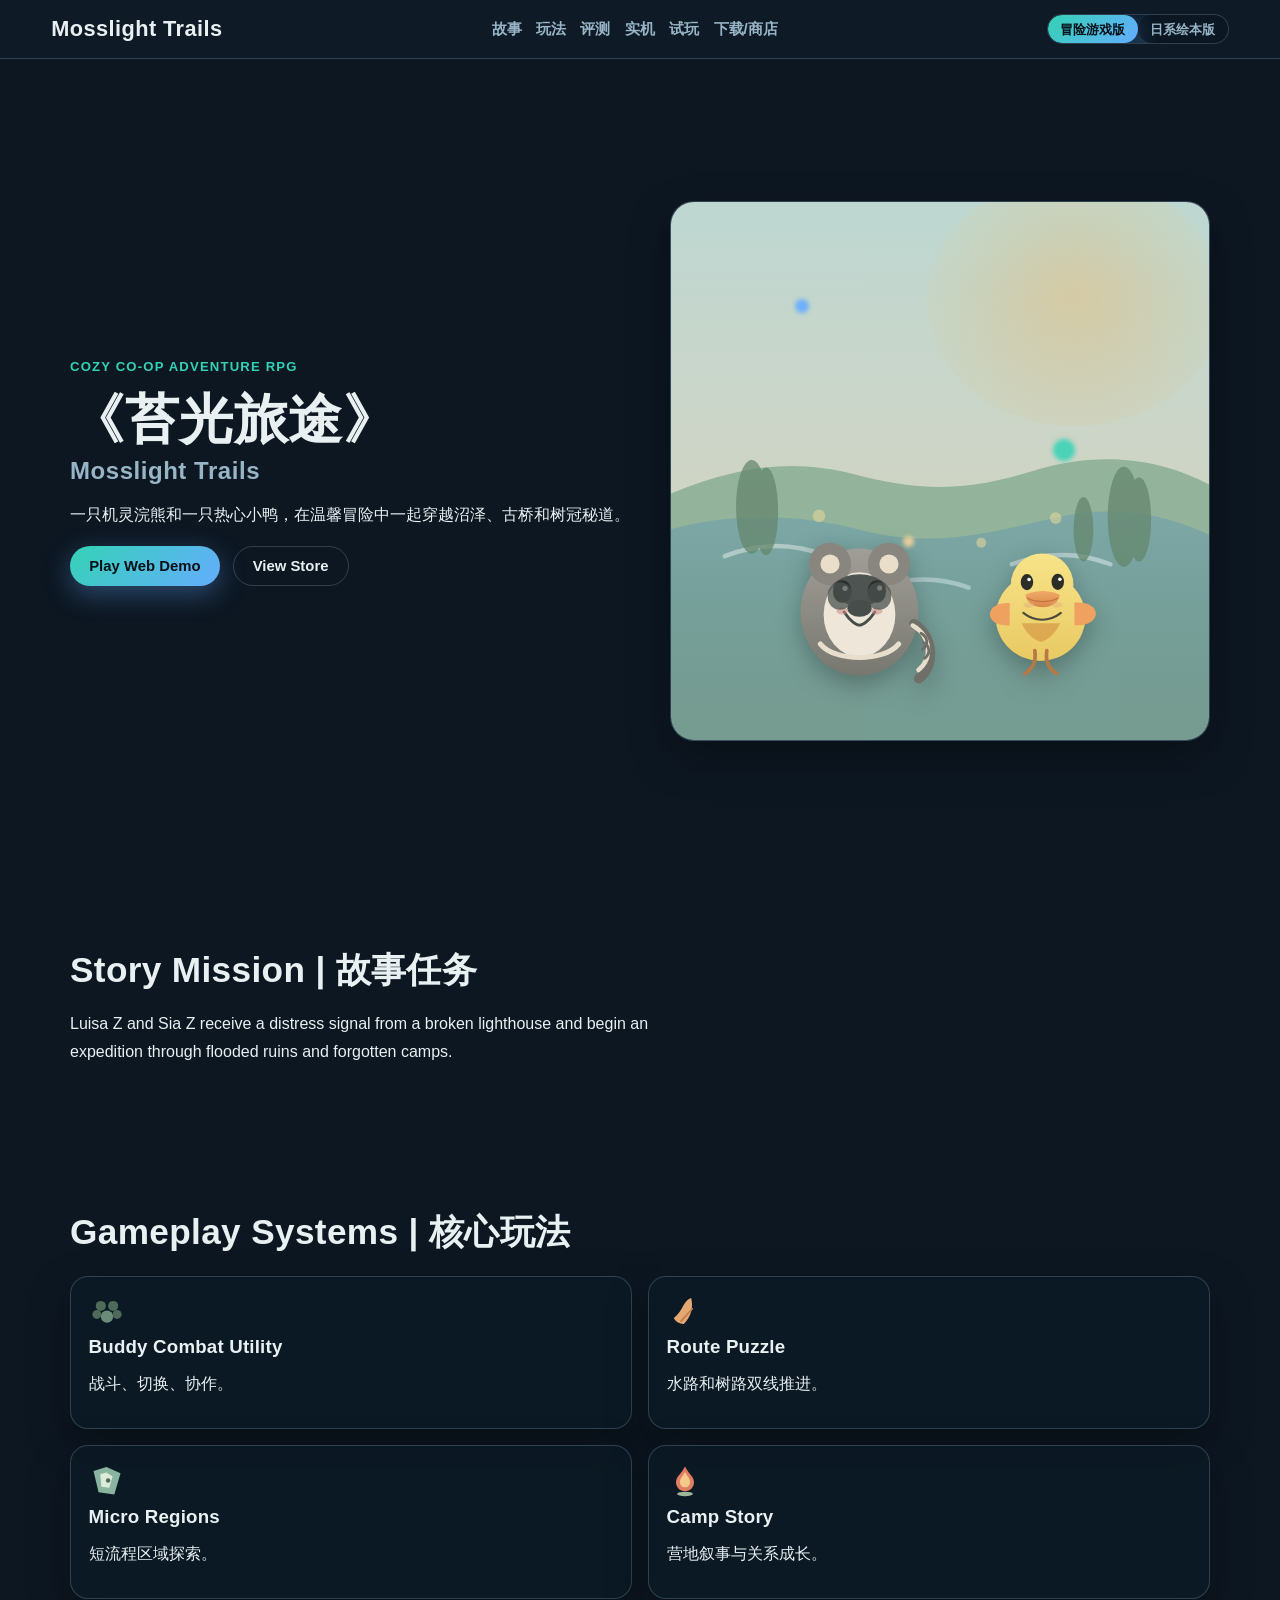
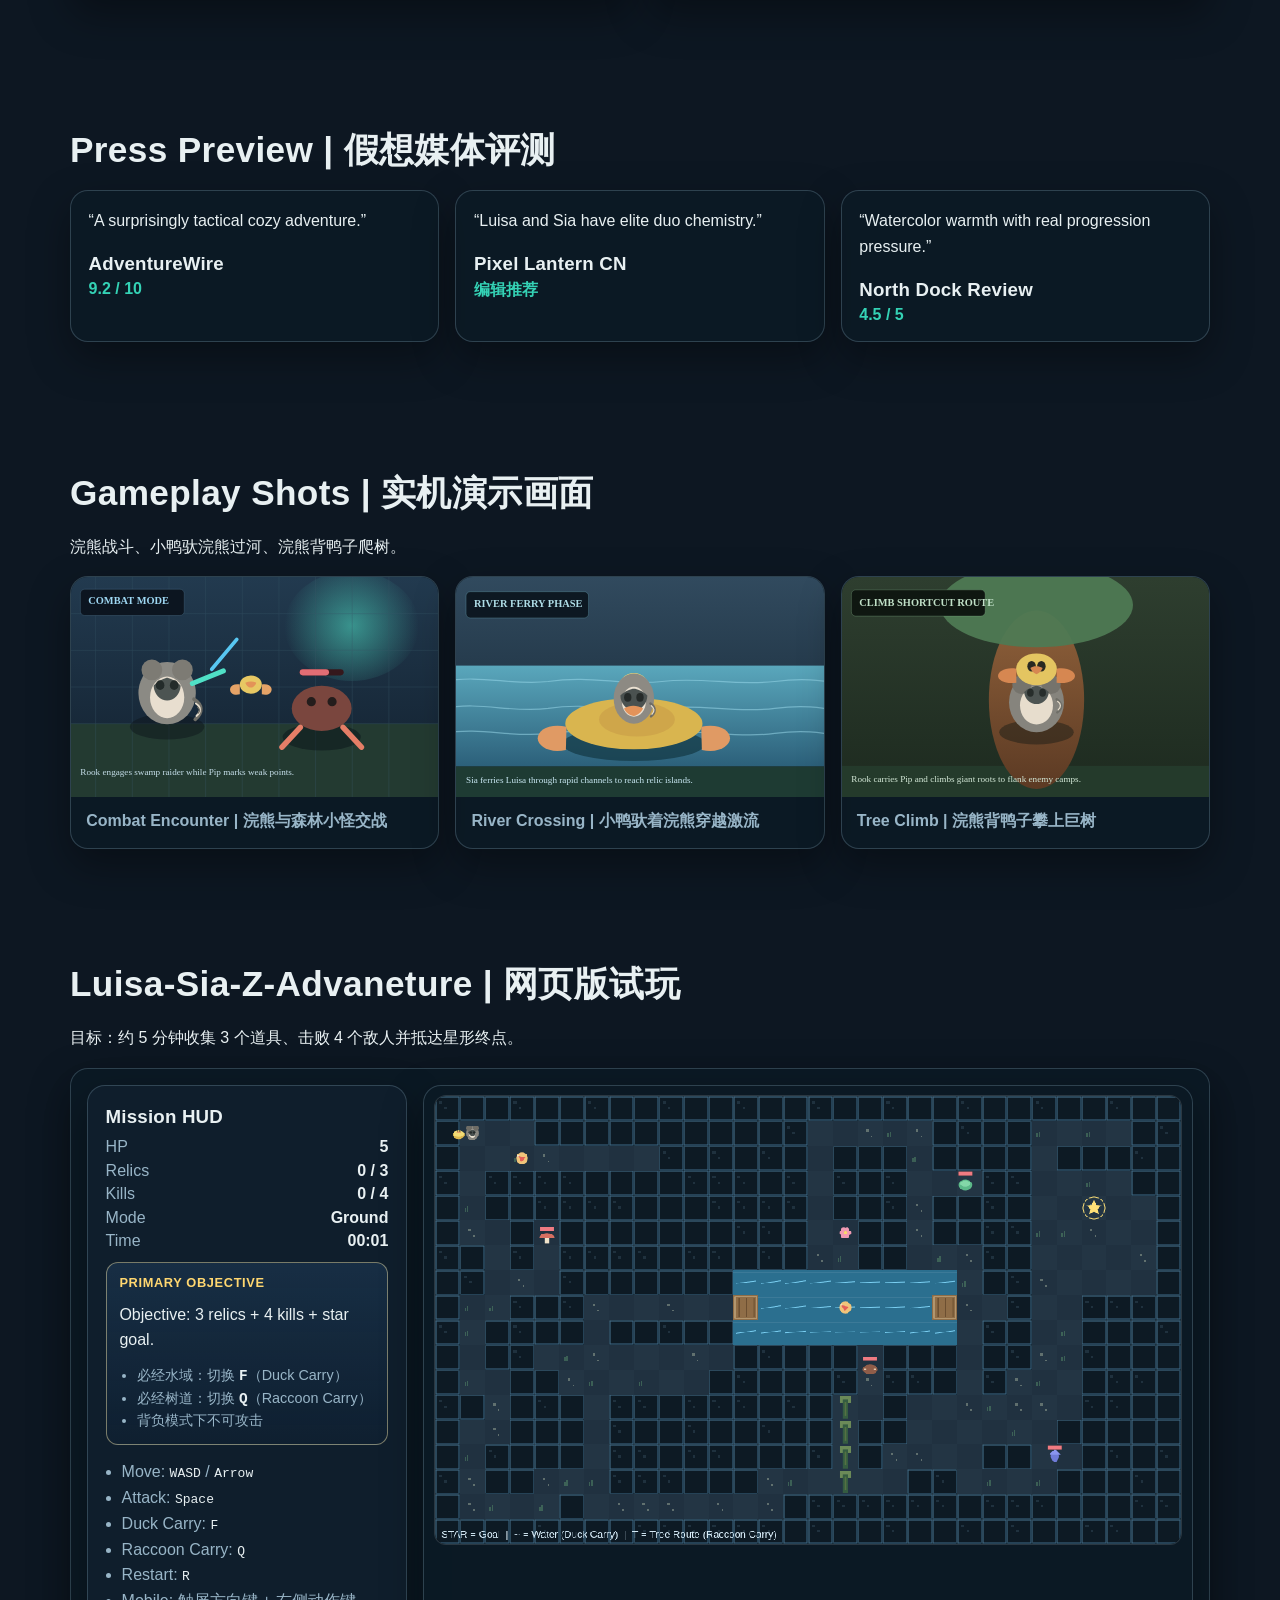
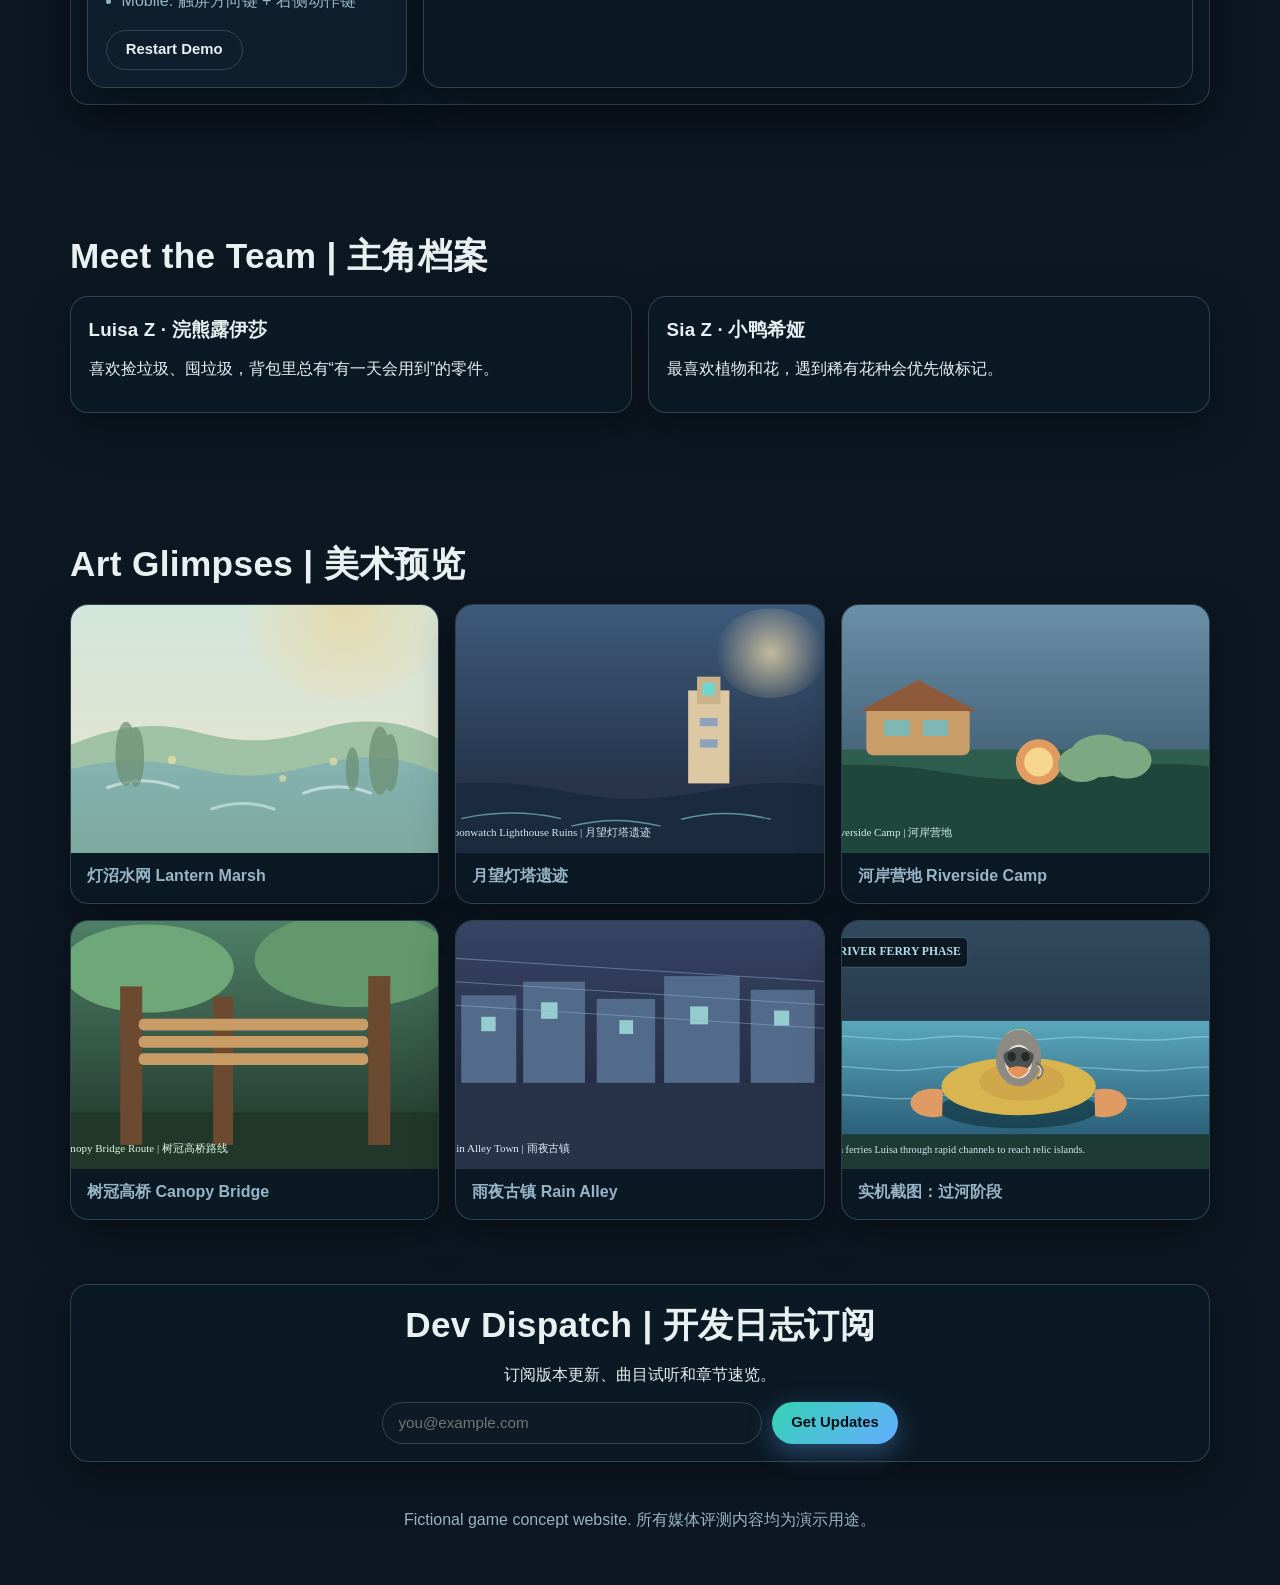
<file: index.html>
﻿<!doctype html>
<html lang="zh-CN">
<head>
  <meta charset="UTF-8" />
  <meta name="viewport" content="width=device-width, initial-scale=1.0" />
  <title>Mosslight Trails | 苔光旅途</title>
  <meta name="description" content="Mosslight Trails: A cozy adventure game about a raccoon and a duck." />
  <link rel="stylesheet" href="styles.css" />
</head>
<body class="theme-adventure" data-page="home">
  <div class="bg-wash" aria-hidden="true"></div>
  <header class="site-header">
    <a class="brand" href="index.html">Mosslight Trails</a>
    <nav>
      <a href="#story">故事</a>
      <a href="#features">玩法</a>
      <a href="#press">评测</a>
      <a href="#showcase">实机</a>
      <a href="#demo">试玩</a>
      <a href="store.html">下载/商店</a>
    </nav>
    <div class="theme-switch" aria-label="Theme switch">
      <button type="button" class="theme-btn is-active" data-theme="adventure">冒险游戏版</button>
      <button type="button" class="theme-btn" data-theme="storybook">日系绘本版</button>
    </div>
  </header>

  <div id="petal-layer" class="petal-layer" aria-hidden="true"></div>
  <div id="victory-banner" class="victory-banner">Luisa and Sia have been together for 3 months~</div>
  <nav id="victory-menu" class="victory-menu is-hidden" aria-label="Victory menu">
    <a href="#top">Home</a>
    <a href="#story">Story</a>
    <a href="#showcase">Gameplay Shots</a>
    <a href="store.html">Store</a>
  </nav>

  <main id="top">
    <section class="hero section">
      <div class="hero-copy reveal">
        <p class="eyebrow">Cozy Co-op Adventure RPG</p>
        <h1>《苔光旅途》<span>Mosslight Trails</span></h1>
        <p>一只机灵浣熊和一只热心小鸭，在温馨冒险中一起穿越沼泽、古桥和树冠秘道。</p>
        <div class="cta-row">
          <a href="#demo" class="btn">Play Web Demo</a>
          <a href="store.html#editions" class="btn ghost">View Store</a>
        </div>
      </div>
      <div class="hero-art reveal">
        <img src="assets/wetland-scene.svg" alt="Wetland scene" class="scene" />
        <img src="assets/raccoon.svg" alt="Raccoon hero" class="char raccoon" />
        <img src="assets/duck.svg" alt="Duck partner" class="char duck" />
        <div class="light-orb orb-1"></div>
        <div class="light-orb orb-2"></div>
        <div class="light-orb orb-3"></div>
      </div>
    </section>

    <section id="story" class="section story reveal">
      <h2>Story Mission | 故事任务</h2>
      <p>Luisa Z and Sia Z receive a distress signal from a broken lighthouse and begin an expedition through flooded ruins and forgotten camps.</p>
    </section>

    <section id="features" class="section features">
      <h2 class="reveal">Gameplay Systems | 核心玩法</h2>
      <div class="feature-grid">
        <article class="reveal"><img src="assets/icon-paw.svg" alt="paw icon" /><h3>Buddy Combat Utility</h3><p>战斗、切换、协作。</p></article>
        <article class="reveal"><img src="assets/icon-feather.svg" alt="feather icon" /><h3>Route Puzzle</h3><p>水路和树路双线推进。</p></article>
        <article class="reveal"><img src="assets/icon-map.svg" alt="map icon" /><h3>Micro Regions</h3><p>短流程区域探索。</p></article>
        <article class="reveal"><img src="assets/icon-fire.svg" alt="fire icon" /><h3>Camp Story</h3><p>营地叙事与关系成长。</p></article>
      </div>
    </section>

    <section id="press" class="section press">
      <h2 class="reveal">Press Preview | 假想媒体评测</h2>
      <div class="press-grid">
        <article class="quote-card reveal"><p>“A surprisingly tactical cozy adventure.”</p><h3>AdventureWire</h3><span>9.2 / 10</span></article>
        <article class="quote-card reveal"><p>“Luisa and Sia have elite duo chemistry.”</p><h3>Pixel Lantern CN</h3><span>编辑推荐</span></article>
        <article class="quote-card reveal"><p>“Watercolor warmth with real progression pressure.”</p><h3>North Dock Review</h3><span>4.5 / 5</span></article>
      </div>
    </section>

    <section id="showcase" class="section showcase">
      <h2 class="reveal">Gameplay Shots | 实机演示画面</h2>
      <p class="reveal">浣熊战斗、小鸭驮浣熊过河、浣熊背鸭子爬树。</p>
      <div class="showcase-grid">
        <figure class="shot-card reveal"><img src="assets/shot-combat.svg" alt="Raccoon combat encounter" /><figcaption>Combat Encounter | 浣熊与森林小怪交战</figcaption></figure>
        <figure class="shot-card reveal"><img src="assets/shot-ferry.svg" alt="Duck ferries raccoon across river" /><figcaption>River Crossing | 小鸭驮着浣熊穿越激流</figcaption></figure>
        <figure class="shot-card reveal"><img src="assets/shot-climb.svg" alt="Raccoon carries duck and climbs tree" /><figcaption>Tree Climb | 浣熊背鸭子攀上巨树</figcaption></figure>
      </div>
    </section>

    <section id="demo" class="section web-demo">
      <h2 class="reveal">Luisa-Sia-Z-Advaneture | 网页版试玩</h2>
      <p class="reveal">目标：约 5 分钟收集 3 个道具、击败 4 个敌人并抵达星形终点。</p>
      <div class="demo-shell reveal">
        <aside class="demo-hud">
          <h3>Mission HUD</h3>
          <div class="demo-stats">
            <p>HP <strong id="demo-hp">5</strong></p>
            <p>Relics <strong id="demo-relics">0 / 3</strong></p>
            <p>Kills <strong id="demo-kills">0 / 4</strong></p>
            <p>Mode <strong id="demo-mode">Ground</strong></p>
            <p>Time <strong id="demo-time">00:00</strong></p>
          </div>
          <div class="objective-box">
            <h4>PRIMARY OBJECTIVE</h4>
            <p id="demo-objective" class="demo-objective">Objective: 3 relics + 4 kills + star goal.</p>
            <ul class="objective-list">
              <li>必经水域：切换 <code>F</code>（Duck Carry）</li>
              <li>必经树道：切换 <code>Q</code>（Raccoon Carry）</li>
              <li>背负模式下不可攻击</li>
            </ul>
          </div>
          <ul class="demo-controls">
            <li>Move: <code>WASD</code> / <code>Arrow</code></li>
            <li>Attack: <code>Space</code></li>
            <li>Duck Carry: <code>F</code></li>
            <li>Raccoon Carry: <code>Q</code></li>
            <li>Restart: <code>R</code></li>
            <li>Mobile: 触屏方向键 + 右侧动作键</li>
          </ul>
          <button id="demo-restart" type="button" class="btn ghost">Restart Demo</button>
        </aside>

        <div class="demo-canvas-wrap">
          <canvas id="demo-canvas" width="960" height="576" aria-label="Mosslight Trails web demo"></canvas>
          <div id="demo-overlay" class="demo-overlay is-hidden" aria-live="polite"></div>
          <div id="touch-controls" class="touch-controls" aria-label="Touch controls">
            <div class="touch-pad">
              <button type="button" class="touch-btn move up" data-move="up">↑</button>
              <button type="button" class="touch-btn move left" data-move="left">←</button>
              <button type="button" class="touch-btn move right" data-move="right">→</button>
              <button type="button" class="touch-btn move down" data-move="down">↓</button>
            </div>
            <div class="touch-actions">
              <button type="button" class="touch-btn action" data-action="attack">Attack</button>
              <button type="button" class="touch-btn action" data-action="ferry">Duck</button>
              <button type="button" class="touch-btn action" data-action="carry">Carry</button>
              <button type="button" class="touch-btn action" data-action="restart">Restart</button>
            </div>
          </div>
        </div>
      </div>
    </section>

    <section id="characters" class="section characters reveal">
      <h2>Meet the Team | 主角档案</h2>
      <div class="character-cards">
        <article>
          <h3>Luisa Z · 浣熊露伊莎</h3>
          <p>喜欢捡垃圾、囤垃圾，背包里总有“有一天会用到”的零件。</p>
        </article>
        <article>
          <h3>Sia Z · 小鸭希娅</h3>
          <p>最喜欢植物和花，遇到稀有花种会优先做标记。</p>
        </article>
      </div>
    </section>

    <section id="gallery" class="section gallery">
      <h2 class="reveal">Art Glimpses | 美术预览</h2>
      <div class="gallery-grid">
        <figure class="card reveal"><img src="assets/wetland-scene.svg" alt="Lantern marsh" /><figcaption>灯沼水网 Lantern Marsh</figcaption></figure>
        <figure class="card reveal"><img src="assets/scene-lighthouse.svg" alt="Lighthouse ruins" /><figcaption>月望灯塔遗迹</figcaption></figure>
        <figure class="card reveal"><img src="assets/scene-rivercamp.svg" alt="Riverside camp" /><figcaption>河岸营地 Riverside Camp</figcaption></figure>
        <figure class="card reveal"><img src="assets/scene-canopy.svg" alt="Canopy bridge" /><figcaption>树冠高桥 Canopy Bridge</figcaption></figure>
        <figure class="card reveal"><img src="assets/scene-rainalley.svg" alt="Rain alley town" /><figcaption>雨夜古镇 Rain Alley</figcaption></figure>
        <figure class="card reveal"><img src="assets/shot-ferry.svg" alt="River ferry gameplay shot" /><figcaption>实机截图：过河阶段</figcaption></figure>
      </div>
    </section>

    <section class="section newsletter reveal">
      <h2>Dev Dispatch | 开发日志订阅</h2>
      <p>订阅版本更新、曲目试听和章节速览。</p>
      <form class="subscribe-form">
        <label for="email" class="sr-only">Email</label>
        <input id="email" type="email" placeholder="you@example.com" />
        <button type="submit">Get Updates</button>
      </form>
    </section>
  </main>

  <footer class="site-footer">
    <p>Fictional game concept website. 所有媒体评测内容均为演示用途。</p>
  </footer>

  <script src="script.js"></script>
  <script src="demo-game.js"></script>
</body>
</html>
</file>
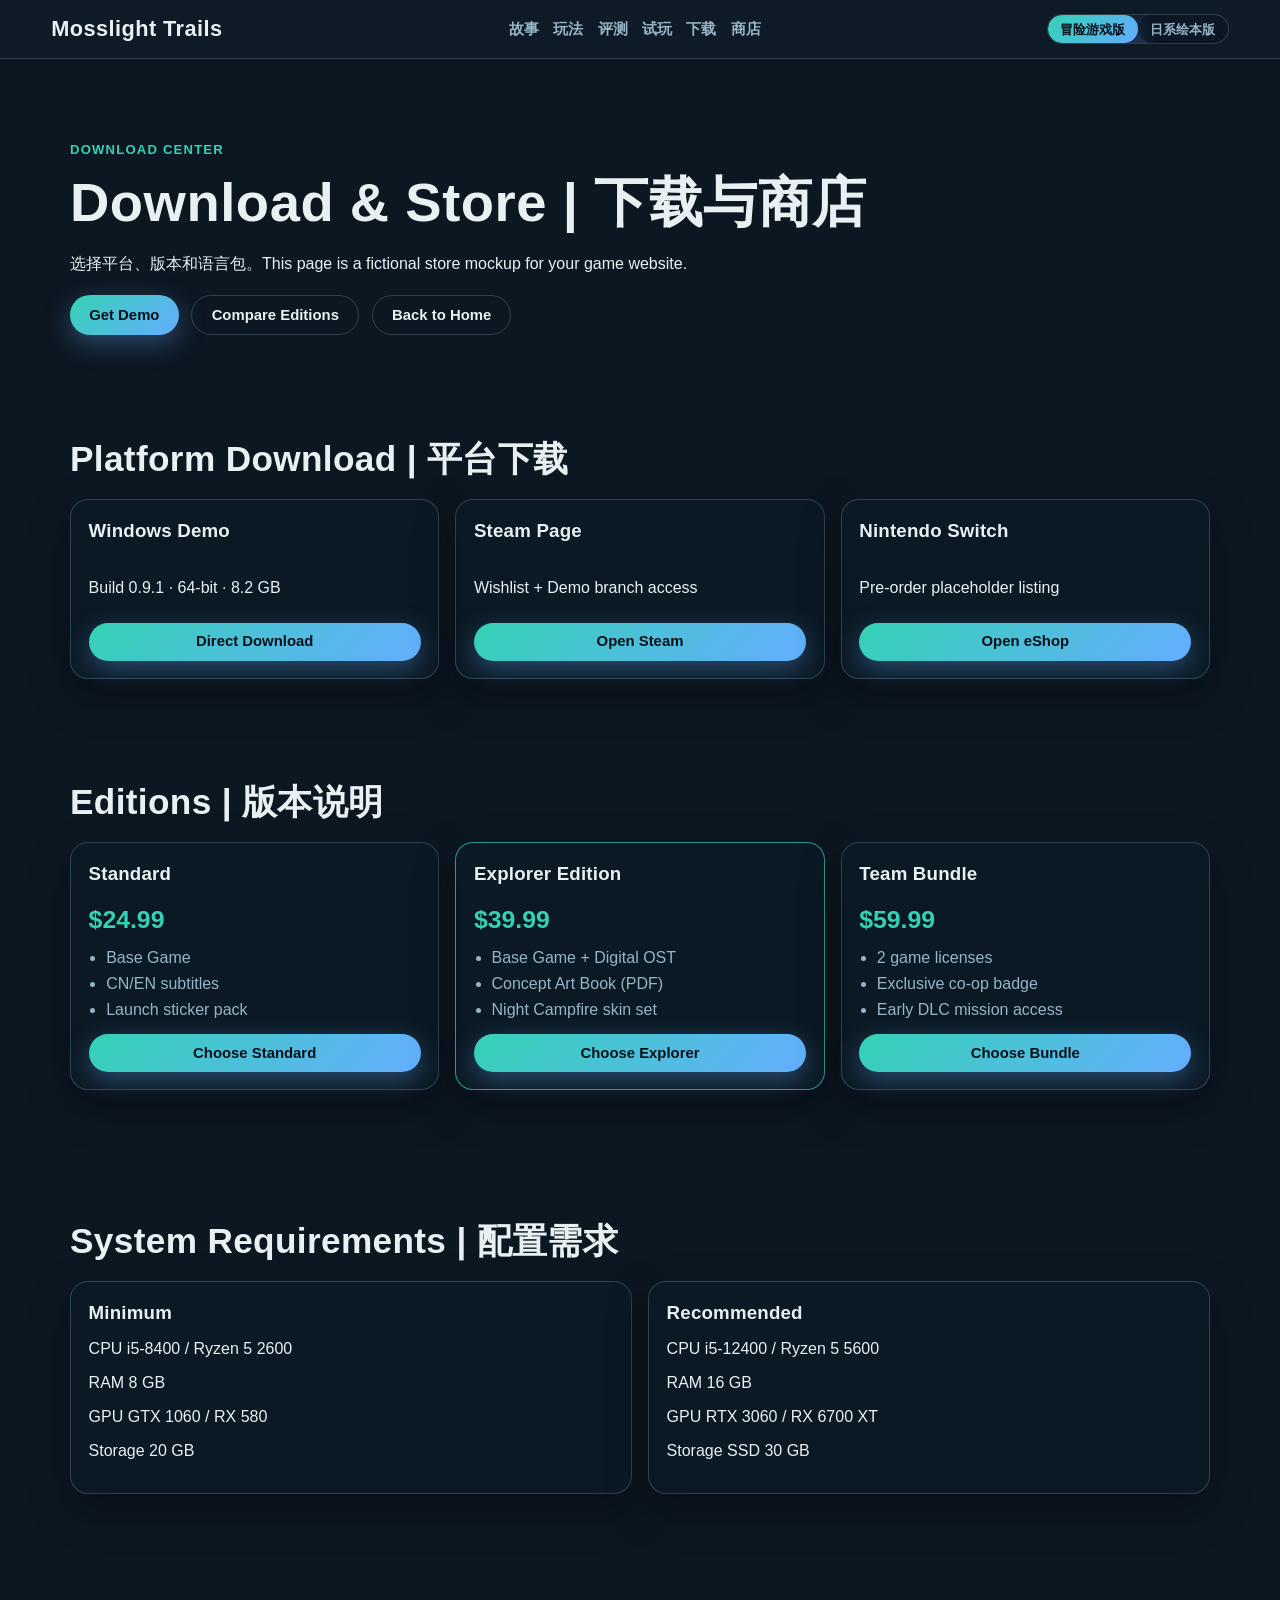
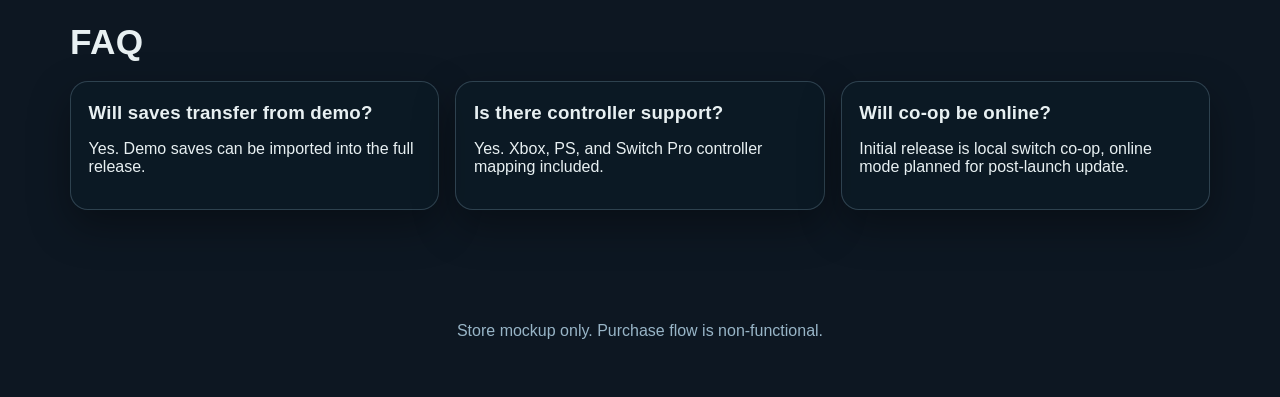
<file: store.html>
﻿<!doctype html>
<html lang="zh-CN">
<head>
  <meta charset="UTF-8" />
  <meta name="viewport" content="width=device-width, initial-scale=1.0" />
  <title>Store | Mosslight Trails</title>
  <meta name="description" content="Download and store page for the fictional game Mosslight Trails." />
  <link rel="stylesheet" href="styles.css" />
</head>
<body class="theme-adventure" data-page="store">
  <div class="bg-wash" aria-hidden="true"></div>
  <header class="site-header">
    <a class="brand" href="index.html">Mosslight Trails</a>
    <nav>
      <a href="index.html#story">故事</a>
      <a href="index.html#features">玩法</a>
      <a href="index.html#press">评测</a>
      <a href="index.html#demo">试玩</a>
      <a href="store.html#download">下载</a>
      <a href="store.html#editions">商店</a>
    </nav>
    <div class="theme-switch" aria-label="Theme switch">
      <button type="button" class="theme-btn is-active" data-theme="adventure">冒险游戏版</button>
      <button type="button" class="theme-btn" data-theme="storybook">日系绘本版</button>
    </div>
  </header>

  <main>
    <section class="section page-intro reveal">
      <p class="eyebrow">Download Center</p>
      <h1>Download & Store | 下载与商店</h1>
      <p>
        选择平台、版本和语言包。This page is a fictional store mockup for your game website.
      </p>
      <div class="cta-row">
        <a href="#download" class="btn">Get Demo</a>
        <a href="#editions" class="btn ghost">Compare Editions</a>
        <a href="index.html" class="btn ghost">Back to Home</a>
      </div>
    </section>

    <section id="download" class="section store-block">
      <h2 class="reveal">Platform Download | 平台下载</h2>
      <div class="store-grid">
        <article class="store-card reveal">
          <h3>Windows Demo</h3>
          <p>Build 0.9.1 · 64-bit · 8.2 GB</p>
          <a href="#" class="btn">Direct Download</a>
        </article>
        <article class="store-card reveal">
          <h3>Steam Page</h3>
          <p>Wishlist + Demo branch access</p>
          <a href="#" class="btn">Open Steam</a>
        </article>
        <article class="store-card reveal">
          <h3>Nintendo Switch</h3>
          <p>Pre-order placeholder listing</p>
          <a href="#" class="btn">Open eShop</a>
        </article>
      </div>
    </section>

    <section id="editions" class="section store-block">
      <h2 class="reveal">Editions | 版本说明</h2>
      <div class="store-grid editions-grid">
        <article class="store-card reveal">
          <h3>Standard</h3>
          <p class="price">$24.99</p>
          <ul>
            <li>Base Game</li>
            <li>CN/EN subtitles</li>
            <li>Launch sticker pack</li>
          </ul>
          <a href="#" class="btn">Choose Standard</a>
        </article>
        <article class="store-card highlight reveal">
          <h3>Explorer Edition</h3>
          <p class="price">$39.99</p>
          <ul>
            <li>Base Game + Digital OST</li>
            <li>Concept Art Book (PDF)</li>
            <li>Night Campfire skin set</li>
          </ul>
          <a href="#" class="btn">Choose Explorer</a>
        </article>
        <article class="store-card reveal">
          <h3>Team Bundle</h3>
          <p class="price">$59.99</p>
          <ul>
            <li>2 game licenses</li>
            <li>Exclusive co-op badge</li>
            <li>Early DLC mission access</li>
          </ul>
          <a href="#" class="btn">Choose Bundle</a>
        </article>
      </div>
    </section>

    <section class="section requirements reveal">
      <h2>System Requirements | 配置需求</h2>
      <div class="requirements-grid">
        <article>
          <h3>Minimum</h3>
          <p>CPU i5-8400 / Ryzen 5 2600</p>
          <p>RAM 8 GB</p>
          <p>GPU GTX 1060 / RX 580</p>
          <p>Storage 20 GB</p>
        </article>
        <article>
          <h3>Recommended</h3>
          <p>CPU i5-12400 / Ryzen 5 5600</p>
          <p>RAM 16 GB</p>
          <p>GPU RTX 3060 / RX 6700 XT</p>
          <p>Storage SSD 30 GB</p>
        </article>
      </div>
    </section>

    <section class="section faq reveal">
      <h2>FAQ</h2>
      <div class="chapter-grid">
        <article>
          <h3>Will saves transfer from demo?</h3>
          <p>Yes. Demo saves can be imported into the full release.</p>
        </article>
        <article>
          <h3>Is there controller support?</h3>
          <p>Yes. Xbox, PS, and Switch Pro controller mapping included.</p>
        </article>
        <article>
          <h3>Will co-op be online?</h3>
          <p>Initial release is local switch co-op, online mode planned for post-launch update.</p>
        </article>
      </div>
    </section>
  </main>

  <footer class="site-footer">
    <p>Store mockup only. Purchase flow is non-functional.</p>
  </footer>

  <script src="script.js"></script>
</body>
</html>
</file>
<file: styles.css>
﻿:root {
  --font-ui: "Microsoft YaHei", "PingFang SC", "Noto Sans CJK SC", "Source Han Sans SC", "Segoe UI", sans-serif;
  --font-title: "Microsoft YaHei UI", "PingFang SC", "Source Han Sans SC", sans-serif;
  --ink: #e8f0f2;
  --paper: #0d1722;
  --surface: rgba(15, 27, 39, 0.82);
  --surface-soft: rgba(19, 34, 49, 0.66);
  --card: rgba(12, 26, 37, 0.82);
  --line: rgba(153, 189, 206, 0.25);
  --accent: #34d2b5;
  --accent-2: #65adff;
  --glow: rgba(101, 173, 255, 0.35);
  --muted: #98b5c7;
  --btn-text: #061019;
  --shadow: 0 16px 40px rgba(0, 0, 0, 0.35);
}

body.theme-storybook {
  --font-ui: "Hiragino Sans GB", "Yu Gothic UI", "PingFang SC", sans-serif;
  --font-title: "Hiragino Mincho ProN", "Yu Mincho", "Source Han Serif SC", serif;
  --ink: #2f302f;
  --paper: #efe7d9;
  --surface: rgba(255, 251, 243, 0.74);
  --surface-soft: rgba(245, 236, 222, 0.62);
  --card: rgba(255, 248, 238, 0.86);
  --line: rgba(99, 94, 79, 0.25);
  --accent: #da7848;
  --accent-2: #72988a;
  --glow: rgba(218, 120, 72, 0.25);
  --muted: #6e6a60;
  --btn-text: #fff8f1;
  --shadow: 0 14px 32px rgba(88, 70, 45, 0.2);
}

* {
  box-sizing: border-box;
}

html,
body {
  margin: 0;
  padding: 0;
  min-height: 100%;
  background: var(--paper);
  color: var(--ink);
  font-family: var(--font-ui);
  scroll-behavior: smooth;
}

body {
  position: relative;
  overflow-x: hidden;
  transition: background 0.4s ease, color 0.3s ease;
}

.bg-wash {
  position: fixed;
  inset: -15vmax;
  z-index: -2;
  background:
    radial-gradient(44vmax 30vmax at 15% 18%, rgba(49, 102, 141, 0.42), transparent 66%),
    radial-gradient(40vmax 28vmax at 88% 21%, rgba(45, 130, 116, 0.34), transparent 66%),
    radial-gradient(34vmax 28vmax at 60% 86%, rgba(33, 68, 103, 0.55), transparent 69%),
    linear-gradient(180deg, #122435 0%, #08131f 100%);
}

body.theme-storybook .bg-wash {
  background:
    radial-gradient(44vmax 30vmax at 15% 18%, rgba(196, 160, 115, 0.26), transparent 66%),
    radial-gradient(40vmax 28vmax at 88% 21%, rgba(161, 179, 156, 0.24), transparent 66%),
    radial-gradient(34vmax 28vmax at 60% 86%, rgba(184, 134, 106, 0.22), transparent 69%),
    linear-gradient(180deg, #f2e9db 0%, #e8dcc8 100%);
}

.bg-wash::after {
  content: "";
  position: absolute;
  inset: 0;
  opacity: 0.22;
  background-image: radial-gradient(circle at 1px 1px, rgba(177, 201, 217, 0.6) 1px, transparent 0);
  background-size: 16px 16px;
}

body.theme-storybook .bg-wash::after {
  opacity: 0.18;
  background-image: radial-gradient(circle at 1px 1px, rgba(135, 117, 96, 0.45) 1px, transparent 0);
}

.site-header {
  position: sticky;
  top: 0;
  z-index: 8;
  display: flex;
  align-items: center;
  justify-content: space-between;
  gap: 1rem;
  padding: 0.9rem 4vw;
  background: var(--surface);
  border-bottom: 1px solid var(--line);
  backdrop-filter: blur(10px);
}

.brand {
  color: var(--ink);
  text-decoration: none;
  font-family: var(--font-title);
  font-size: 1.36rem;
  font-weight: 700;
  letter-spacing: 0.02em;
}

.site-header nav {
  display: flex;
  flex-wrap: wrap;
  gap: 0.9rem;
}

.site-header nav a {
  color: var(--muted);
  text-decoration: none;
  font-weight: 700;
  font-size: 0.95rem;
}

.site-header nav a:hover {
  color: var(--ink);
}

.theme-switch {
  display: flex;
  border: 1px solid var(--line);
  border-radius: 999px;
  overflow: hidden;
  background: rgba(9, 20, 31, 0.28);
}

body.theme-storybook .theme-switch {
  background: rgba(255, 248, 237, 0.75);
}

.theme-btn {
  border: 0;
  background: transparent;
  color: var(--muted);
  padding: 0.45rem 0.78rem;
  font: 700 0.82rem/1 var(--font-ui);
  cursor: pointer;
}

.theme-btn.is-active {
  background: linear-gradient(135deg, var(--accent), var(--accent-2));
  color: var(--btn-text);
}

.section {
  width: min(1140px, 92vw);
  margin: 0 auto;
  padding: 4rem 0;
}

.page-intro {
  padding-top: 5rem;
}

.hero {
  min-height: calc(100vh - 76px);
  display: grid;
  grid-template-columns: 1.05fr 1fr;
  gap: 2rem;
  align-items: center;
}

.eyebrow {
  margin: 0 0 0.7rem;
  color: var(--accent);
  font-weight: 800;
  letter-spacing: 0.09em;
  text-transform: uppercase;
  font-size: 0.82rem;
}

h1,
h2,
h3 {
  font-family: var(--font-title);
  letter-spacing: 0.01em;
}

h1 {
  margin: 0;
  font-size: clamp(2rem, 5vw, 3.4rem);
  line-height: 1.12;
}

h1 span {
  display: block;
  margin-top: 0.45rem;
  color: var(--muted);
  font-size: clamp(1rem, 2.2vw, 1.5rem);
}

h2 {
  margin: 0 0 1rem;
  font-size: clamp(1.5rem, 3.2vw, 2.2rem);
}

.hero-copy p,
.story > p,
.page-intro > p,
.showcase > p,
.web-demo > p {
  line-height: 1.72;
  max-width: 72ch;
}

.cta-row {
  display: flex;
  flex-wrap: wrap;
  gap: 0.8rem;
  margin-top: 1.1rem;
}

.btn,
button,
.newsletter button {
  border: 0;
  border-radius: 999px;
  padding: 0.72rem 1.2rem;
  background: linear-gradient(135deg, var(--accent), var(--accent-2));
  color: var(--btn-text);
  box-shadow: 0 8px 26px var(--glow);
  text-decoration: none;
  font: 800 0.93rem/1 var(--font-ui);
  cursor: pointer;
  display: inline-flex;
  align-items: center;
  justify-content: center;
}

.btn.ghost,
button.ghost {
  background: transparent;
  color: var(--ink);
  border: 1px solid var(--line);
  box-shadow: none;
}

.quick-meta {
  margin: 1.2rem 0 0;
  padding: 0;
  list-style: none;
  display: flex;
  gap: 0.7rem;
  flex-wrap: wrap;
}

.quick-meta li {
  padding: 0.46rem 0.72rem;
  border: 1px solid var(--line);
  background: var(--surface-soft);
  border-radius: 999px;
  color: var(--muted);
  font-size: 0.86rem;
}

.hero-art {
  position: relative;
  aspect-ratio: 1 / 1;
  border-radius: 24px;
  overflow: hidden;
  border: 1px solid var(--line);
  background: linear-gradient(180deg, rgba(31, 54, 72, 0.72), rgba(8, 21, 34, 0.82));
  box-shadow: var(--shadow);
  will-change: transform;
}

body.theme-storybook .hero-art {
  background: linear-gradient(180deg, rgba(221, 200, 175, 0.55), rgba(197, 172, 142, 0.48));
}

.scene {
  position: absolute;
  inset: 0;
  width: 100%;
  height: 100%;
  object-fit: cover;
  opacity: 0.92;
}

.char {
  position: absolute;
  z-index: 2;
  width: 38%;
  filter: drop-shadow(0 9px 12px rgba(0, 0, 0, 0.26));
}

.raccoon {
  left: 16%;
  bottom: 7%;
  animation: sway 4s ease-in-out infinite;
}

.duck {
  right: 16%;
  bottom: 10%;
  width: 31%;
  animation: bob 3.4s ease-in-out infinite;
}

.light-orb {
  position: absolute;
  border-radius: 50%;
  filter: blur(2px);
  animation: drift 5s ease-in-out infinite;
}

.orb-1 {
  width: 14px;
  height: 14px;
  top: 18%;
  left: 23%;
  background: rgba(101, 173, 255, 0.92);
}

.orb-2 {
  width: 22px;
  height: 22px;
  top: 44%;
  right: 25%;
  background: rgba(52, 210, 181, 0.85);
  animation-delay: -1.6s;
}

.orb-3 {
  width: 11px;
  height: 11px;
  top: 62%;
  left: 43%;
  background: rgba(255, 216, 156, 0.86);
  animation-delay: -0.8s;
}

.chapter-grid,
.feature-grid,
.character-cards,
.gallery-grid,
.press-grid,
.store-grid,
.requirements-grid,
.showcase-grid {
  display: grid;
  gap: 1rem;
}

.chapter-grid {
  grid-template-columns: repeat(3, minmax(0, 1fr));
  margin-top: 1.2rem;
}

.feature-grid {
  grid-template-columns: repeat(2, minmax(0, 1fr));
  margin-top: 1.2rem;
}

.press-grid {
  grid-template-columns: repeat(3, minmax(0, 1fr));
}

.showcase-grid {
  grid-template-columns: repeat(3, minmax(0, 1fr));
  margin-top: 1rem;
}

.character-cards {
  grid-template-columns: repeat(2, minmax(0, 1fr));
}

.gallery-grid {
  grid-template-columns: repeat(3, minmax(0, 1fr));
}

.store-grid,
.requirements-grid {
  grid-template-columns: repeat(3, minmax(0, 1fr));
}

.requirements-grid {
  grid-template-columns: repeat(2, minmax(0, 1fr));
}

.chapter-grid article,
.feature-grid article,
.character-cards article,
.newsletter,
.gallery .card,
.quote-card,
.store-card,
.requirements-grid article,
.shot-card,
.demo-shell,
.demo-hud,
.demo-canvas-wrap {
  background: var(--card);
  border: 1px solid var(--line);
  border-radius: 18px;
  box-shadow: var(--shadow);
}

.chapter-grid article,
.feature-grid article,
.character-cards article,
.newsletter,
.quote-card,
.store-card,
.requirements-grid article,
.demo-hud {
  padding: 1.05rem 1.1rem;
}

.feature-grid article img {
  width: 36px;
  height: 36px;
}

.feature-grid h3,
.chapter-grid h3,
.character-cards h3,
.store-card h3,
.requirements-grid h3,
.demo-hud h3 {
  margin-top: 0.2rem;
  margin-bottom: 0.65rem;
}

.quote-card p {
  margin-top: 0;
  line-height: 1.65;
  font-size: 1rem;
}

.quote-card h3 {
  margin-bottom: 0.3rem;
}

.quote-card span {
  color: var(--accent);
  font-weight: 700;
}

.shot-card {
  margin: 0;
  overflow: hidden;
  padding: 0;
}

.shot-card img {
  width: 100%;
  height: 220px;
  object-fit: cover;
  display: block;
}

.shot-card figcaption {
  padding: 0.85rem 0.95rem 1rem;
  color: var(--muted);
  font-weight: 700;
}

.web-demo {
  padding-top: 3rem;
}

.demo-shell {
  margin-top: 1rem;
  padding: 1rem;
  display: grid;
  grid-template-columns: minmax(260px, 320px) 1fr;
  gap: 1rem;
}

.demo-hud {
  background: var(--surface-soft);
}

.demo-stats {
  display: grid;
  grid-template-columns: 1fr;
  gap: 0.35rem;
  margin: 0.6rem 0;
}

.demo-stats p {
  margin: 0;
  display: flex;
  justify-content: space-between;
  gap: 1rem;
  color: var(--muted);
}

.demo-stats strong {
  color: var(--ink);
}

.demo-objective {
  min-height: 3.1rem;
  margin: 0.75rem 0;
  color: var(--ink);
  line-height: 1.6;
}

.objective-box {
  margin: 0.7rem 0 0.9rem;
  padding: 0.75rem 0.8rem;
  border: 1px solid rgba(250, 236, 173, 0.45);
  border-radius: 12px;
  background: linear-gradient(180deg, rgba(34, 66, 98, 0.45), rgba(15, 35, 58, 0.32));
}

body.theme-storybook .objective-box {
  border-color: rgba(197, 132, 86, 0.45);
  background: linear-gradient(180deg, rgba(247, 227, 198, 0.62), rgba(236, 216, 188, 0.46));
}

.objective-box h4 {
  margin: 0 0 0.38rem;
  color: #ffd770;
  letter-spacing: 0.05em;
  font: 800 0.8rem/1.2 var(--font-ui);
}

body.theme-storybook .objective-box h4 {
  color: #b85e34;
}

.objective-list {
  margin: 0.35rem 0 0;
  padding-left: 1.1rem;
  line-height: 1.5;
  color: var(--muted);
  font-size: 0.9rem;
}

.objective-list code {
  color: var(--ink);
  font-weight: 700;
}

.demo-controls {
  margin: 0.5rem 0 1rem;
  padding-left: 1rem;
  color: var(--muted);
  line-height: 1.6;
}

.demo-controls code {
  color: var(--ink);
}

.demo-canvas-wrap {
  position: relative;
  padding: 0.6rem;
  overflow: hidden;
  touch-action: none;
}

#demo-canvas {
  display: block;
  width: 100%;
  border-radius: 12px;
  border: 1px solid var(--line);
  background: #060c12;
  image-rendering: pixelated;
  touch-action: none;
}

.demo-overlay {
  position: absolute;
  inset: 0.6rem;
  display: grid;
  place-items: center;
  text-align: center;
  padding: 2rem;
  color: #ffffff;
  font: 800 clamp(1.35rem, 3vw, 2.45rem)/1.3 var(--font-ui);
  background: rgba(5, 10, 16, 0.62);
  border-radius: 12px;
}

.demo-overlay.is-hidden {
  display: none;
}

.petal-layer {
  position: fixed;
  inset: 0;
  z-index: 14;
  pointer-events: none;
  overflow: hidden;
}

.petal {
  position: absolute;
  top: -40px;
  width: 14px;
  height: 10px;
  border-radius: 10px 10px 10px 0;
  background: radial-gradient(circle at 30% 35%, #ffe8f3 0 38%, #f5adc9 60%, #df84a8 100%);
  opacity: 0.9;
  transform: rotate(30deg);
  animation: petal-fall linear infinite;
}

.victory-banner {
  position: fixed;
  top: 84px;
  left: 50%;
  z-index: 16;
  transform: translate(-50%, -12px);
  padding: 0.65rem 1.05rem;
  border-radius: 999px;
  border: 1px solid rgba(255, 220, 169, 0.48);
  background: rgba(17, 34, 48, 0.86);
  color: #ffeec7;
  font: 800 0.94rem/1.2 var(--font-ui);
  opacity: 0;
  transition: opacity 0.5s ease, transform 0.5s ease;
  pointer-events: none;
}

body.theme-storybook .victory-banner {
  border-color: rgba(184, 94, 52, 0.45);
  background: rgba(249, 241, 227, 0.92);
  color: #824321;
}

.victory-banner.visible {
  opacity: 1;
  transform: translate(-50%, 0);
}

.victory-menu {
  position: fixed;
  right: 4vw;
  top: 128px;
  z-index: 16;
  display: flex;
  gap: 0.45rem;
  flex-wrap: wrap;
  max-width: min(84vw, 420px);
  padding: 0.6rem;
  border: 1px solid var(--line);
  border-radius: 12px;
  background: rgba(8, 21, 35, 0.84);
  box-shadow: var(--shadow);
}

body.theme-storybook .victory-menu {
  background: rgba(247, 238, 223, 0.94);
}

.victory-menu a {
  text-decoration: none;
  border-radius: 999px;
  border: 1px solid var(--line);
  padding: 0.4rem 0.72rem;
  color: var(--ink);
  font: 700 0.82rem/1 var(--font-ui);
  background: var(--surface-soft);
}

.victory-menu a:hover {
  border-color: rgba(255, 226, 158, 0.5);
}

.is-hidden {
  display: none !important;
}

body.celebration-on .site-header {
  box-shadow: 0 0 0 1px rgba(255, 221, 168, 0.2), 0 10px 32px rgba(6, 12, 20, 0.34);
}

@keyframes petal-fall {
  0% {
    transform: translate3d(0, -30px, 0) rotate(20deg);
    opacity: 0;
  }
  10% {
    opacity: 0.95;
  }
  100% {
    transform: translate3d(var(--drift, 24px), 105vh, 0) rotate(390deg);
    opacity: 0.15;
  }
}

.touch-controls {
  display: none;
  position: absolute;
  inset: auto 0.95rem 0.95rem 0.95rem;
  pointer-events: none;
  justify-content: space-between;
  align-items: end;
  gap: 0.8rem;
}

.touch-pad,
.touch-actions {
  pointer-events: auto;
}

.touch-pad {
  display: grid;
  grid-template-columns: repeat(3, 52px);
  grid-template-rows: repeat(3, 52px);
  gap: 0.35rem;
}

.touch-btn {
  border: 1px solid rgba(255, 255, 255, 0.28);
  border-radius: 12px;
  background: rgba(8, 17, 28, 0.8);
  color: #eaf6ff;
  font: 700 0.9rem/1 var(--font-ui);
  min-height: 44px;
  user-select: none;
  -webkit-user-select: none;
  -webkit-touch-callout: none;
  -webkit-tap-highlight-color: transparent;
  touch-action: manipulation;
}

.touch-btn.active {
  background: rgba(52, 210, 181, 0.82);
  color: #08221d;
}

.touch-btn.move.up { grid-column: 2; grid-row: 1; }
.touch-btn.move.left { grid-column: 1; grid-row: 2; }
.touch-btn.move.right { grid-column: 3; grid-row: 2; }
.touch-btn.move.down { grid-column: 2; grid-row: 3; }

.touch-actions {
  display: grid;
  grid-template-columns: repeat(2, minmax(82px, 1fr));
  gap: 0.4rem;
  width: min(210px, 46vw);
}

.gallery .card {
  margin: 0;
  padding: 0;
  overflow: hidden;
}

.gallery .card img {
  width: 100%;
  height: 248px;
  object-fit: cover;
  display: block;
}

.gallery figcaption {
  padding: 0.8rem 1rem 1rem;
  font-weight: 700;
  color: var(--muted);
}

.newsletter {
  text-align: center;
}

.newsletter form {
  margin-top: 1rem;
  display: flex;
  justify-content: center;
  gap: 0.62rem;
  flex-wrap: wrap;
}

.newsletter input {
  min-width: min(380px, 80vw);
  border: 1px solid var(--line);
  background: var(--surface);
  border-radius: 999px;
  color: var(--ink);
  padding: 0.72rem 0.96rem;
  font: 500 0.95rem/1 var(--font-ui);
}

.store-block {
  padding-top: 2.3rem;
}

.store-card {
  display: flex;
  flex-direction: column;
  gap: 0.65rem;
}

.store-card .price {
  margin: 0;
  font-size: 1.55rem;
  color: var(--accent);
  font-weight: 800;
}

.store-card ul {
  margin: 0;
  padding-left: 1.1rem;
  line-height: 1.65;
  color: var(--muted);
  flex: 1;
}

.store-card.highlight {
  border-color: rgba(52, 210, 181, 0.7);
  transform: translateY(-4px);
}

body.theme-storybook .store-card.highlight {
  border-color: rgba(218, 120, 72, 0.7);
}

.site-footer {
  text-align: center;
  padding: 2rem 0 2.6rem;
  color: var(--muted);
}

.sr-only {
  position: absolute;
  width: 1px;
  height: 1px;
  padding: 0;
  margin: -1px;
  overflow: hidden;
  clip: rect(0, 0, 0, 0);
  white-space: nowrap;
  border: 0;
}

.reveal {
  opacity: 0;
  transform: translateY(22px);
  transition: opacity 0.8s ease, transform 0.8s ease;
}

.reveal.visible {
  opacity: 1;
  transform: translateY(0);
}

@keyframes sway {
  0%,
  100% { transform: rotate(-1deg) translateY(0); }
  50% { transform: rotate(0.8deg) translateY(-3px); }
}

@keyframes bob {
  0%,
  100% { transform: translateY(0); }
  50% { transform: translateY(-6px); }
}

@keyframes drift {
  0%,
  100% { transform: translate(0, 0); opacity: 0.9; }
  50% { transform: translate(5px, -12px); opacity: 0.38; }
}


@media (hover: none), (pointer: coarse) {
  .touch-controls {
    display: flex;
  }

  .demo-canvas-wrap {
    padding-bottom: 8.2rem;
  }
}
@media (max-width: 1080px) {
  .site-header {
    gap: 0.7rem;
    flex-wrap: wrap;
    justify-content: center;
  }

  .hero {
    grid-template-columns: 1fr;
    min-height: auto;
    padding-top: 1.8rem;
  }

  .hero-copy {
    order: 1;
  }

  .hero-art {
    order: 2;
    max-width: 600px;
    margin: 0.9rem auto 0;
  }

  .demo-shell {
    grid-template-columns: 1fr;
  }

  .chapter-grid,
  .feature-grid,
  .press-grid,
  .character-cards,
  .gallery-grid,
  .showcase-grid,
  .store-grid,
  .requirements-grid {
    grid-template-columns: 1fr;
  }
}

@media (max-width: 620px) {
  .hero {
    gap: 1rem;
  }

  .hero-art {
    order: 2;
    width: 100%;
    max-width: 100%;
    min-height: 280px;
    aspect-ratio: 4 / 3;
    margin: 0.8rem auto 0;
  }

  .hero-art.reveal {
    opacity: 1;
    transform: none;
  }

  .touch-controls {
    inset: auto 0.5rem 0.5rem 0.5rem;
    gap: 0.45rem;
  }

  .touch-pad {
    grid-template-columns: repeat(3, 44px);
    grid-template-rows: repeat(3, 44px);
    gap: 0.28rem;
  }

  .touch-btn {
    min-height: 38px;
    border-radius: 10px;
    font-size: 0.78rem;
  }

  .touch-actions {
    grid-template-columns: 1fr;
    width: min(118px, 32vw);
    gap: 0.28rem;
  }

  .demo-canvas-wrap {
    padding-bottom: 7.1rem;
  }

  .theme-switch {
    width: 100%;
  }

  .theme-btn {
    flex: 1;
    padding: 0.52rem 0.45rem;
  }

  .newsletter input {
    min-width: 100%;
  }

  .victory-banner {
    top: 128px;
    width: min(90vw, 520px);
    text-align: center;
  }

  .victory-menu {
    right: 50%;
    top: 176px;
    transform: translateX(50%);
    width: min(92vw, 460px);
    justify-content: center;
  }
}




@media (max-width: 620px) {
  .touch-controls {
    inset: auto 0.5rem calc(0.4rem + env(safe-area-inset-bottom)) 0.5rem;
    gap: 0.45rem;
  }

  .demo-canvas-wrap {
    padding-bottom: 11rem;
  }

  .demo-hud {
    padding: 1rem 0.95rem 1.1rem;
  }

  .demo-hud h3 {
    margin-bottom: 0.55rem;
    font-size: 1.05rem;
  }

  .demo-stats p {
    font-size: 0.95rem;
    line-height: 1.55;
  }

  .demo-objective {
    min-height: auto;
    font-size: 0.95rem;
    line-height: 1.65;
    margin: 0.6rem 0;
  }

  .objective-list {
    font-size: 0.92rem;
    line-height: 1.6;
  }

  .objective-list li + li {
    margin-top: 0.25rem;
  }

  .demo-controls {
    font-size: 0.9rem;
    line-height: 1.55;
  }

  .demo-controls li + li {
    margin-top: 0.2rem;
  }
}
</file>
